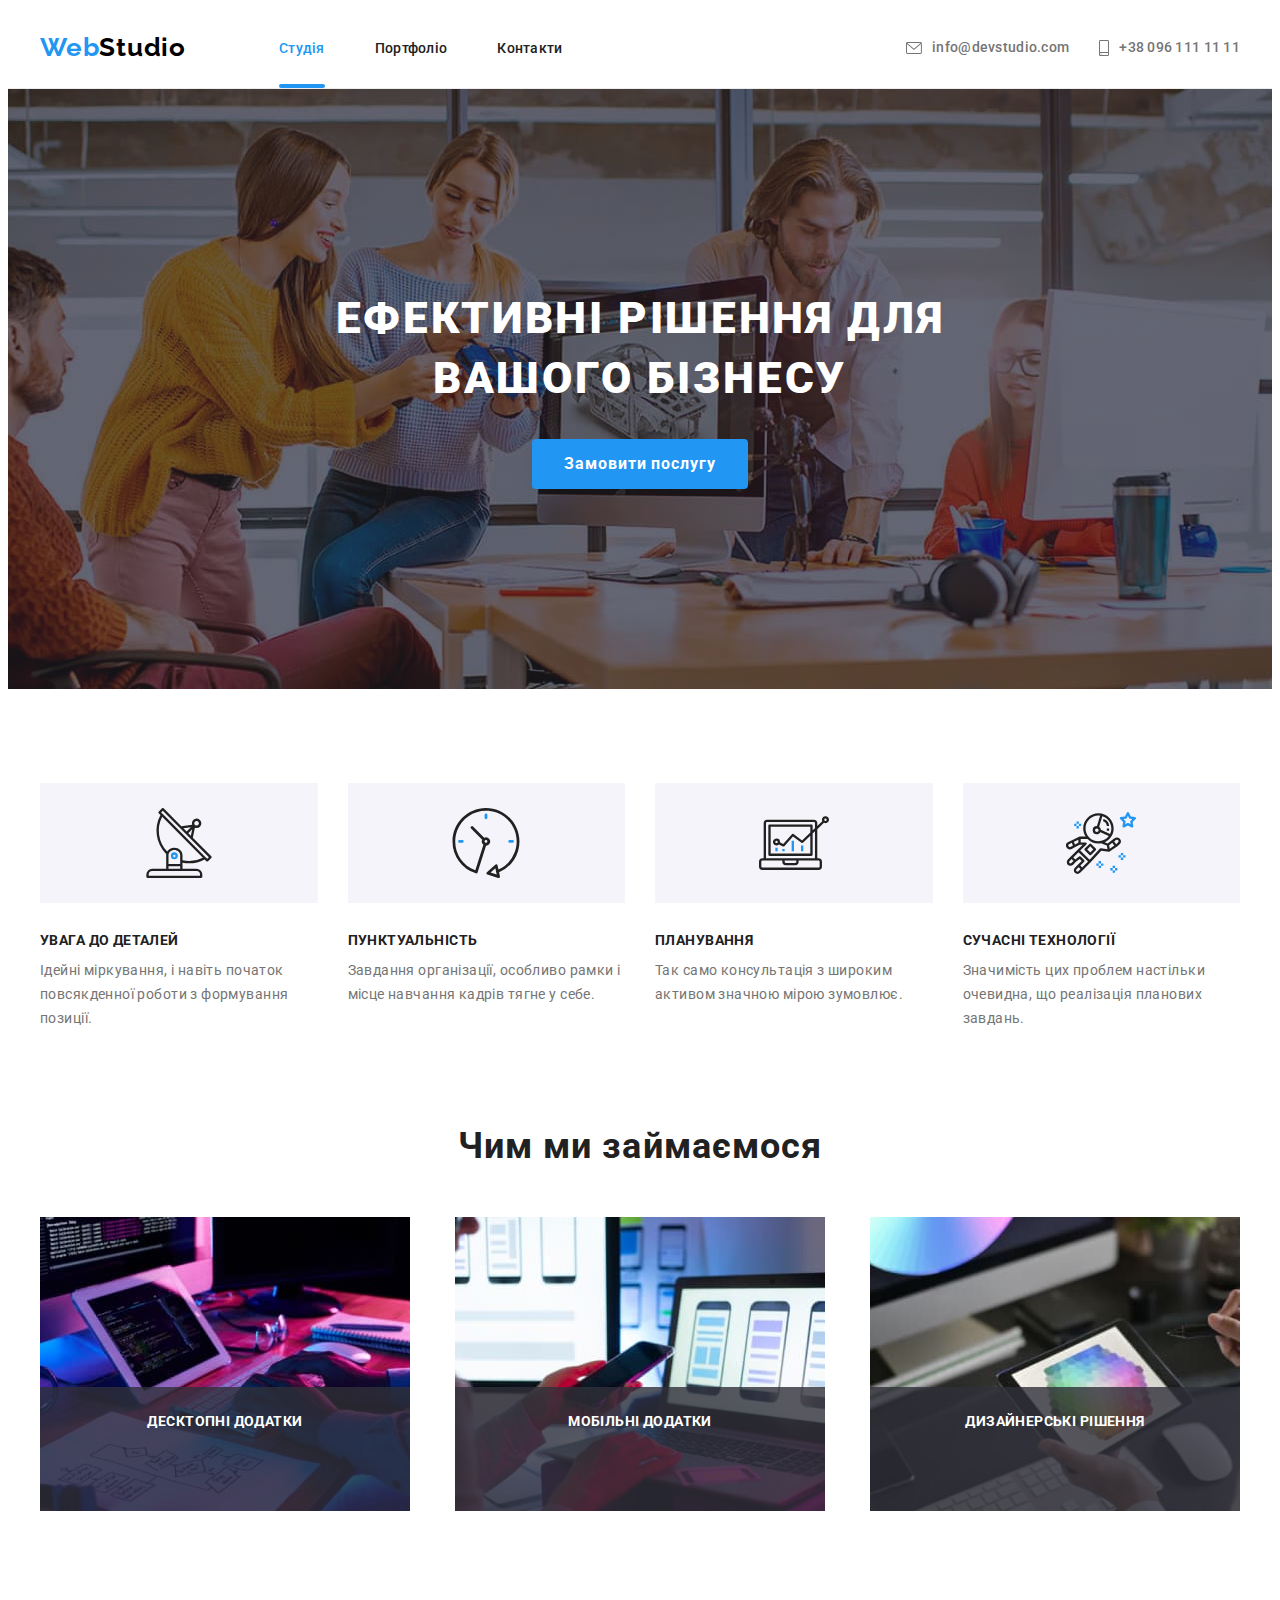
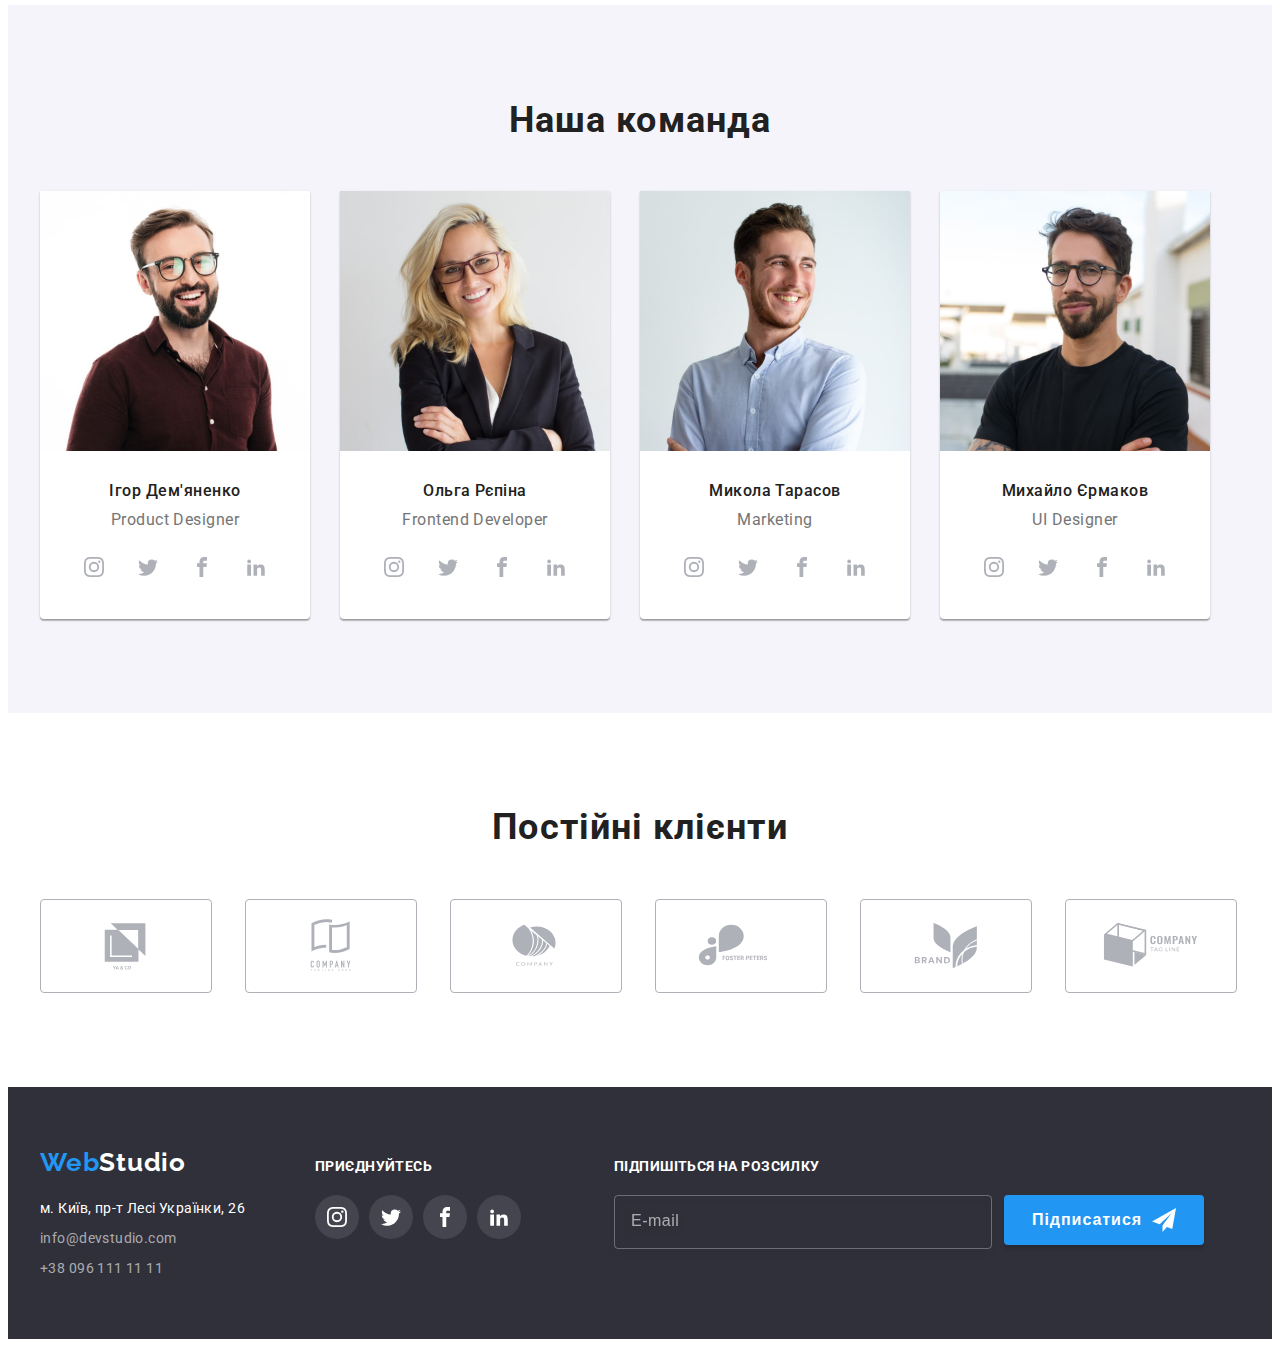
<file: index.html>
<!DOCTYPE html>
<html lang="uk">
  <head>
    <meta charset="UTF-8" />
    <meta http-equiv="X-UA-Compatible" content="IE=edge" />
    <meta name="viewport" content="width=device-width, initial-scale=1.0" />
    <title>WebStudio</title>
    <link rel="preconnect" href="https://fonts.googleapis.com" />
    <link rel="preconnect" href="https://fonts.gstatic.com" crossorigin />
    <link
      href="https://fonts.googleapis.com/css2?family=Raleway:wght@700&family=Roboto:wght@400;500;700;900&display=swap"
      rel="stylesheet"
    />
    <link
      rel="stylesheet"
      href="https://cdnjs.cloudflare.com/ajax/libs/modern-normalize/1.1.0/modern-normalize.min.css"
      integrity="sha512-wpPYUAdjBVSE4KJnH1VR1HeZfpl1ub8YT/NKx4PuQ5NmX2tKuGu6U/JRp5y+Y8XG2tV+wKQpNHVUX03MfMFn9Q=="
      crossorigin="anonymous"
      referrerpolicy="no-referrer"
    />
    <link rel="stylesheet" href="./css/main.min.css" />
  </head>
  <body>
    <header class="header">
      <div class="container header__container">
        <nav class="navigation">
          <a class="logo link" href="./index.html"
            >Web<span class="logo__part logo__part--dark">Studio</span>
          </a>
          <ul class="menu navigation__menu list">
            <li class="menu__item">
              <a href="./index.html" class="menu__link link current">Студія</a>
            </li>
            <li class="menu__item">
              <a href="./portfolio.html" class="menu__link link">Портфоліо</a>
            </li>
            <li class="menu__item">
              <a href="" class="menu__link link">Контакти</a>
            </li>
          </ul>
        </nav>
        <ul class="connect navigation__connect list">
          <li class="connect__item">
            <a class="connect__mail link" href="mailto:info@devstudio.com"
              ><svg class="connect__icon" width="16" height="12">
                <use href="./images/symbol.svg#icon-envelope"></use></svg>info@devstudio.com</a
            >
          </li>
          <li>
            <a class="connect__tel link" href="tel:+380961111111"
              ><svg class="connect__icon" width="10" height="16">
                <use href="./images/symbol.svg#icon-smartphone"></use></svg>+38 096 111 11 11</a
            >
          </li>
        </ul>
      </div>
    </header>
    <main>
      <!--Hero-->
      <section class="hero">
        <div class="container">
          <h1 class="hero__title">Ефективні рішення для вашого бізнесу</h1>
          <button class="hero__btn" data-modal-open type="button">
            Замовити послугу
          </button>
        </div>
      </section>
      <!-- Переваги -->
      <section class="benefits">
        <div class="container">
          <h2 class="visually-hidden">Чим ми займаємося</h2>
          <ul class="picture-list list">
            <li class="picture-list__item antena">
              <h3 class="picture-list__title">увага до деталей</h3>
              <p class="picture-list__text">
                Ідейні міркування, і навіть початок повсякденної роботи з
                формування позиції.
              </p>
            </li>

            <li class="picture-list__item clock">
              <h3 class="picture-list__title">пунктуальність</h3>
              <p class="picture-list__text">
                Завдання організації, особливо рамки і місце навчання кадрів
                тягне у себе.
              </p>
            </li>

            <li class="picture-list__item diagram">
              <h3 class="picture-list__title">планування</h3>
              <p class="picture-list__text">
                Так само консультація з широким активом значною мірою зумовлює.
              </p>
            </li>

            <li class="picture-list__item astronaut">
              <h3 class="picture-list__title">сучасні технології</h3>
              <p class="picture-list__text">
                Значимість цих проблем настільки очевидна, що реалізація
                планових завдань.
              </p>
            </li>
          </ul>
        </div>
      </section>
      <!-- Види занаття -->
      <section class="feature">
        <div class="container">
          <h2 class="feature-title">Чим ми займаємося</h2>
          <ul class="feature-list list">
            <li>
              <div class="feature-top-wrap">
                <img
                  src="./images/photo1.img.jpg"
                  alt="Планшет"
                  width="370"
                  class="feature-img-first"
                />
                <p class="feature-top-text">Десктопні додатки</p>
              </div>
            </li>
            <li>
              <div class="feature-top-wrap">
                <img src="./images/photo2.img.jpg" alt="Ноутбук" width="370" />
                <p class="feature-top-text">Мобільні додатки</p>
              </div>
            </li>
            <li>
              <div class="feature-top-wrap">
                <img src="./images/photo3.img.jpg" alt="Айпад" width="370" />
                <p class="feature-top-text">Дизайнерські рішення</p>
              </div>
            </li>
          </ul>
        </div>
      </section>
      <!--Команда-->
      <section class="team">
        <div class="container">
          <h2 class="team-title">Наша команда</h2>
          <ul class="team-cards list">
            <li class="team-list">
              <img src="./images/igor.img.jpg" alt="Ігор" width="270" />
              <div class="team-bottom">
                <h3 class="team-title-employee">Ігор Дем'яненко</h3>
                <p class="team-title-text" lang="en">Product Designer</p>
                <ul class="team-soc-list list">
                  <li class="team-soc-item">
                    <a class="team-soc-link" href="">
                      <svg class="team-icon" width="20" height="20">
                        <use
                          href="./images/symbol.svg#icon-instagram"
                        ></use></svg></a>
                  </li>
                  <li class="team-soc-item">
                    <a class="team-soc-link" href="">
                      <svg class="team-icon" width="20" height="20">
                        <use href="./images/symbol.svg#icon-twitter"></use></svg></a>
                  </li>
                  <li class="team-soc-item">
                    <a class="team-soc-link" href="">
                      <svg class="team-icon" width="20" height="20">
                        <use
                          href="./images/symbol.svg#icon-facebook"
                        ></use></svg></a>
                  </li>
                  <li class="team-soc-item">
                    <a class="team-soc-link" href="">
                      <svg class="team-icon" width="20" height="20">
                        <use
                          href="./images/symbol.svg#icon-linkedin2"
                        ></use></svg></a>
                  </li>
                </ul>
              </div>
            </li>
            <li class="team-list">
              <img src="./images/olha.img.jpg" alt="Ольга" width="270" />
              <div class="team-bottom">
                <h3 class="team-title-employee">Ольга Рєпіна</h3>
                <p class="team-title-text" lang="en">Frontend Developer</p>
                <ul class="team-soc-list list">
                  <li class="team-soc-item">
                    <a class="team-soc-link" href="">
                      <svg class="team-icon" width="20" height="20">
                        <use
                          href="./images/symbol.svg#icon-instagram"
                        ></use></svg></a>
                  </li>
                  <li class="team-soc-item">
                    <a class="team-soc-link" href="">
                      <svg class="team-icon" width="20" height="20">
                        <use href="./images/symbol.svg#icon-twitter"></use></svg></a>
                  </li>
                  <li class="team-soc-item">
                    <a class="team-soc-link" href="">
                      <svg class="team-icon" width="20" height="20">
                        <use
                          href="./images/symbol.svg#icon-facebook"
                        ></use></svg></a>
                  </li>
                  <li class="team-soc-item">
                    <a class="team-soc-link" href="">
                      <svg class="team-icon" width="20" height="20">
                        <use
                          href="./images/symbol.svg#icon-linkedin2"
                        ></use></svg></a>
                  </li>
                </ul>
              </div>
            </li>
            <li class="team-list">
              <img src="./images/mykola.img.jpg" alt="Микола" width="270" />
              <div class="team-bottom">
                <h3 class="team-title-employee">Микола Тарасов</h3>
                <p class="team-title-text" lang="en">Marketing</p>
                <ul class="team-soc-list list">
                  <li class="team-soc-item">
                    <a class="team-soc-link" href=""
                      ><svg class="team-icon" width="20" height="20">
                        <use
                          href="./images/symbol.svg#icon-instagram"
                        ></use></svg></a>
                  </li>
                  <li class="team-soc-item">
                    <a class="team-soc-link" href=""
                      ><svg class="team-icon" width="20" height="20">
                        <use href="./images/symbol.svg#icon-twitter"></use></svg></a>
                  </li>
                  <li class="team-soc-item">
                    <a class="team-soc-link" href=""
                      ><svg class="team-icon" width="20" height="20">
                        <use
                          href="./images/symbol.svg#icon-facebook"
                        ></use></svg></a>
                  </li>
                  <li class="team-soc-item">
                    <a class="team-soc-link" href=""
                      ><svg class="team-icon" width="20" height="20">
                        <use
                          href="./images/symbol.svg#icon-linkedin2"
                        ></use></svg></a>
                  </li>
                </ul>
              </div>
            </li>
            <li class="team-list">
              <img src="./images/myhailo.img.jpg" alt="Михайло" width="270" />
              <div class="team-bottom">
                <h3 class="team-title-employee">Михайло Єрмаков</h3>
                <p class="team-title-text" lang="en">UI Designer</p>
                <ul class="team-soc-list list">
                  <li class="team-soc-item">
                    <a class="team-soc-link" href=""
                      ><svg class="team-icon" width="20" height="20">
                        <use
                          href="./images/symbol.svg#icon-instagram"
                        ></use></svg></a>
                  </li>
                  <li class="team-soc-item">
                    <a class="team-soc-link" href=""
                      ><svg class="team-icon" width="20" height="20">
                        <use href="./images/symbol.svg#icon-twitter"></use></svg></a>
                  </li>
                  <li class="team-soc-item">
                    <a class="team-soc-link" href=""
                      ><svg class="team-icon" width="20" height="20">
                        <use
                          href="./images/symbol.svg#icon-facebook"
                        ></use></svg></a>
                  </li>
                  <li class="team-soc-item">
                    <a class="team-soc-link" href=""
                      ><svg class="team-icon" width="20" height="20">
                        <use
                          href="./images/symbol.svg#icon-linkedin2"
                        ></use></svg></a>
                  </li>
                </ul>
              </div>
            </li>
          </ul>
        </div>
      </section>
      <!-- Клієнти -->
      <section class="customers">
        <div class="container">
          <h2 class="customers-title">Постійні клієнти</h2>
          <ul class="customers-list list">
            <li class="customers-item">
              <a class="customers-link" href=""
                ><svg class="customers-icon" width="106" height="60">
                  <use href="./images/symbol.svg#icon-yaco"></use></svg></a>
            </li>
            <li class="customers-item">
              <a class="customers-link" href=""
                ><svg class="customers-icon" width="106" height="60">
                  <use href="./images/symbol.svg#icon-company"></use></svg></a>
            </li>
            <li class="customers-item">
              <a class="customers-link" href=""
                ><svg class="customers-icon" width="106" height="60">
                  <use href="./images/symbol.svg#icon-Logocompany"></use></svg></a>
            </li>
            <li class="customers-item">
              <a class="customers-link" href=""
                ><svg class="customers-icon" width="106" height="60">
                  <use href="./images/symbol.svg#icon-foster"></use></svg></a>
            </li>
            <li class="customers-item">
              <a class="customers-link" href=""
                ><svg class="customers-icon" width="106" height="60">
                  <use href="./images/symbol.svg#icon-brand"></use></svg></a>
            </li>
            <li class="customers-item">
              <a class="customers-link" href=""
                ><svg class="customers-icon" width="106" height="60">
                  <use href="./images/symbol.svg#icon-tagline"></use></svg></a>
            </li>
          </ul>
        </div>
      </section>
    </main>
    <footer class="footer">
      <div class="container">
        <div class="footer-content">
          <div class="footer-first">
            <a class="footer-logo link" href="./index.html"
              >Web<span class="footer-logo-second">Studio</span>
            </a>
            <address>
              <ul class="list">
                <li>
                  <a
                    href="https://goo.gl/maps/8SeRWCyEKsWN1m1q7"
                    target="_blank"
                    rel="noopener noreferrer nofollow"
                    class="footer-addres link"
                    >м. Київ, пр-т Лесі Українки, 26</a
                  >
                </li>
                <li>
                  <a href="mailto:info@devstudio.com" class="footer-mail link"
                    >info@devstudio.com</a
                  >
                </li>
                <li>
                  <a href="tel:+380961111111" class="footer-tel link"
                    >+38 096 111 11 11</a
                  >
                </li>
              </ul>
            </address>
          </div>
          <div class="footer-second">
            <p class="footer-text">приєднуйтесь</p>
            <ul class="footer-list list">
              <li class="footer-item">
                <a class="footer-link" href=""
                  ><svg class="footer-soc-icon" width="20" height="20">
                    <use href="./images/symbol.svg#icon-instagram"></use></svg></a>
              </li>
              <li class="footer-item">
                <a class="footer-link" href=""
                  ><svg class="footer-soc-icon" width="20" height="20">
                    <use href="./images/symbol.svg#icon-twitter"></use></svg></a>
              </li>
              <li class="footer-item">
                <a class="footer-link" href=""
                  ><svg class="footer-soc-icon" width="20" height="20">
                    <use href="./images/symbol.svg#icon-facebook"></use></svg></a>
              </li>
              <li class="footer-item">
                <a class="footer-link" href=""
                  ><svg class="footer-soc-icon" width="20" height="20">
                    <use href="./images/symbol.svg#icon-linkedin2"></use></svg></a>
              </li>
            </ul>
          </div>
          <div class="footer-third">
            <p class="footer-form">Підпишіться на розсилку</p>
            <form>
              <div class="footer-subscription">
                <input
                  type="email"
                  class="footer-input"
                  placeholder="E-mail"
                  required
                />
                <button type="submit" class="footer-btn">
                  Підписатися
                  <svg class="footer-btn-icon" width="24" height="24">
                    <use href="./images/symbol.svg#icon-icon-send"></use>
                  </svg>
                </button>
              </div>
            </form>
          </div>
        </div>
      </div>
    </footer>
    <div class="backdrop is-hidden" data-modal>
      <div class="modal">
        <button type="button" class="modal-btn" data-modal-close>
          <svg class="modal-close-icon" width="18" height="18">
            <use href="./images/symbol.svg#icon-close"></use>
          </svg>
        </button>
        <p class="modal-title">Залиште свої дані, ми вам передзвонимо</p>
        <form>
          <div class="modal-field">
            <label for="user-text" class="modal-label-text">Ім'я</label>
            <div class="input-wrap">
              <input
                type="text"
                class="modal-input"
                name="user-text"
                id="user-text"
                required
              />
              <svg class="modal-input-icon" width="18" height="18">
                <use href="./images/symbol.svg#icon-person-black"></use>
              </svg>
            </div>
          </div>
          <div class="modal-field">
            <label for="user-tel" class="modal-label-text">Телефон</label>
            <div class="input-wrap">
              <input
                type="tel"
                class="modal-input"
                name="user-tel"
                id="user-tel"
                required
              />
              <svg class="modal-input-icon" width="18" height="18">
                <use href="./images/symbol.svg#icon-phone-black"></use>
              </svg>
            </div>
          </div>
          <div class="modal-field">
            <label for="user-email" class="modal-label-text">Пошта</label>
            <div class="input-wrap">
              <input
                type="email"
                class="modal-input"
                name="user-email"
                id="user-email"
                required
              />
              <svg class="modal-input-icon" width="18" height="18">
                <use href="./images/symbol.svg#icon-email-black"></use>
              </svg>
            </div>
          </div>
          <div class="modal-field-comment">
            <label for="comment-text" class="modal-label-text">Коментар</label>
            <textarea
              name="comment-text"
              id="comment-text"
              class="modal-comment"
              placeholder="Введіть текст"
            ></textarea>
          </div>
          <div class="modal-field-check">
            <input
              type="checkbox"
              class="input-check visually-hidden"
              name="privacy"
              value="true"
              id="privacy"
              required
            />
            <label for="privacy" class="check-text">
              <span
                ><svg class="chek-icon" width="16" height="15">
                  <use href="./images/symbol.svg#icon-check"></use></svg></span>
              Погоджуюся з розсилкою та приймаю
              <a href="#" class="check-privacy">Умови договору</a></label
            >
          </div>
          <button type="submit" class="modal-btn-second">Відправити</button>
        </form>
      </div>
    </div>
    <script src="./js/modal.js"></script>
  </body>
</html>
</file>
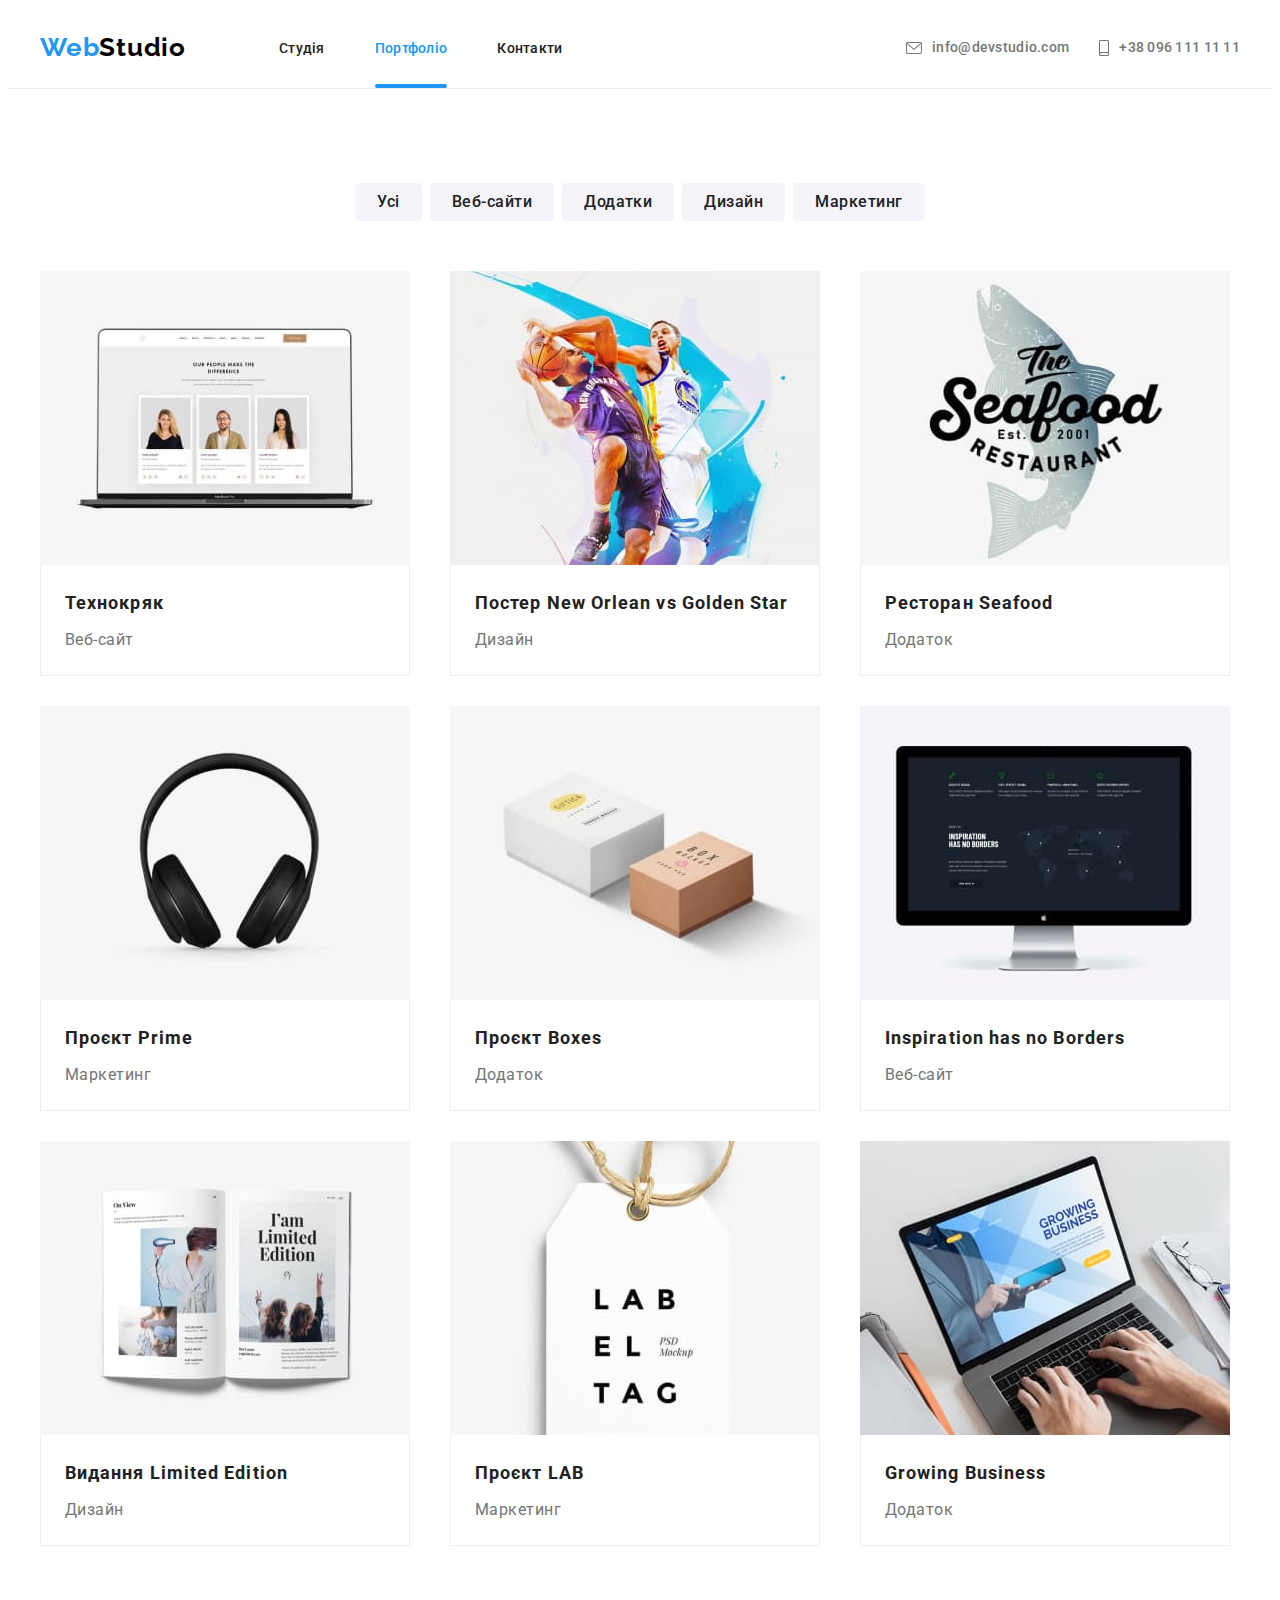
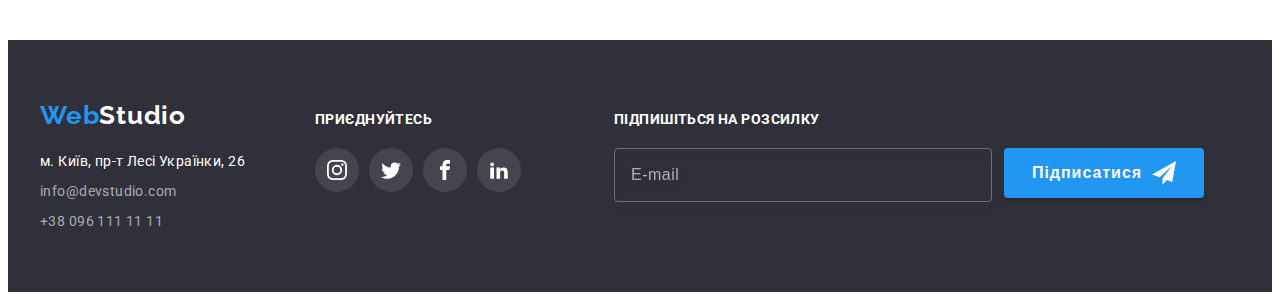
<file: portfolio.html>
<!DOCTYPE html>
<html lang="uk">
  <head>
    <meta charset="UTF-8" />
    <meta http-equiv="X-UA-Compatible" content="IE=edge" />
    <meta name="viewport" content="width=device-width, initial-scale=1.0" />
    <title>WebStudio</title>
    <link rel="preconnect" href="https://fonts.googleapis.com" />
    <link rel="preconnect" href="https://fonts.gstatic.com" crossorigin />
    <link
      href="https://fonts.googleapis.com/css2?family=Raleway:wght@700&family=Roboto:wght@400;500;700;900&display=swap"
      rel="stylesheet"
    />
    <link
      rel="stylesheet"
      href="https://cdnjs.cloudflare.com/ajax/libs/modern-normalize/1.1.0/modern-normalize.min.css"
      integrity="sha512-wpPYUAdjBVSE4KJnH1VR1HeZfpl1ub8YT/NKx4PuQ5NmX2tKuGu6U/JRp5y+Y8XG2tV+wKQpNHVUX03MfMFn9Q=="
      crossorigin="anonymous"
      referrerpolicy="no-referrer"
    />
    <link rel="stylesheet" href="./css/main.min.css" />
  </head>
  <body>
    <header class="header">
      <div class="container header__container">
        <nav class="navigation">
          <a class="logo link" href="./index.html"
            >Web<span class="logo__part logo__part--dark">Studio</span>
          </a>
          <ul class="menu navigation__menu list">
            <li class="menu__item">
              <a href="./index.html" class="menu__link link">Студія</a>
            </li>
            <li class="menu__item">
              <a href="./portfolio.html" class="menu__link link current"
                >Портфоліо</a
              >
            </li>
            <li class="menu__item">
              <a href="" class="menu__link link">Контакти</a>
            </li>
          </ul>
        </nav>
        <ul class="connect navigation__connect list">
          <li class="connect__item">
            <a class="connect__mail link" href="mailto:info@devstudio.com"
              ><svg class="connect__icon" width="16" height="12">
                <use href="./images/symbol.svg#icon-envelope"></use></svg>info@devstudio.com</a
            >
          </li>
          <li>
            <a class="connect__tel link" href="tel:+380961111111"
              ><svg class="connect__icon" width="10" height="16">
                <use href="./images/symbol.svg#icon-smartphone"></use></svg>+38 096 111 11 11</a
            >
          </li>
        </ul>
      </div>
    </header>
    <!-- Main content -->
    <main class="main-contant">
      <section>
        <div class="container">
          <h1 class="visually-hidden">Портфоліо</h1>
          <ul class="portfolio-btn list">
            <li class="portfolio-btn-item">
              <button type="button" class="card">Усі</button>
            </li>
            <li class="portfolio-btn-item">
              <button type="button" class="card">Веб-сайти</button>
            </li>
            <li class="portfolio-btn-item">
              <button type="button" class="card">Додатки</button>
            </li>
            <li class="portfolio-btn-item">
              <button type="button" class="card">Дизайн</button>
            </li>
            <li class="portfolio-btn-item">
              <button type="button" class="card">Маркетинг</button>
            </li>
          </ul>

          <ul class="portfolio-list list">
            <li class="portfolio-item">
              <a href="#" class="link portfolio-link">
                <div class="portfolio-top-wrap">
                  <img
                  src="./images/tehnokr.img.jpg"
                  alt="Технокряк"
                  width="370"
                  height="294"/>
                <p class="portfolio-top-text">Ресурс пропонує комплексні пропозиції 
                  з різним рівнем функціоналу та сервісів. Все це дозволить відвідувачу
                   отримати вичерпні відомості про компанію чи приватну особу.
                  </p>
                </div>
                
                <div class="portfolio-card">
                  <h2 class="portfolio-title">Технокряк</h2>
                  <p class="portfolio-text">Веб-сайт</p>
                </div>
              </a>
            </li>
            <li class="portfolio-item">
              <a href="#" class="link portfolio-link">
                <div class="portfolio-top-wrap">
                <img src="./images/poster.img.jpg" alt="Постер" width="370" height="294"/>
                <p class="portfolio-top-text">Ресурс пропонує комплексні пропозиції 
                  з різним рівнем функціоналу та сервісів. Все це дозволить відвідувачу
                   отримати вичерпні відомості про компанію чи приватну особу.
                  </p>
                </div>
                <div class="portfolio-card">
                  <h2 class="portfolio-title">
                    Постер New Orlean vs Golden Star
                  </h2>
                  <p class="portfolio-text">Дизайн</p>
                </div>
              </a>
            </li>
            <li class="portfolio-item">
              <a href="#" class="link portfolio-link">
                <div class="portfolio-top-wrap">
                <img
                  src="./images/seafood.img.jpg"
                  alt="Назва ресторану"
                  width="370"
                  height="294"
                />
                <p class="portfolio-top-text">Ресурс пропонує комплексні пропозиції 
                  з різним рівнем функціоналу та сервісів. Все це дозволить відвідувачу
                   отримати вичерпні відомості про компанію чи приватну особу.
                  </p>
                </div>
                <div class="portfolio-card">
                  <h2 class="portfolio-title">Ресторан Seafood</h2>
                  <p class="portfolio-text">Додаток</p>
                </div>
              </a>
            </li>
            <li class="portfolio-item">
              <a href="#" class="link portfolio-link">
                <div class="portfolio-top-wrap">
                <img src="./images/prime.img.jpg" alt="Навушники" width="370" height="294"/>
                <p class="portfolio-top-text">Ресурс пропонує комплексні пропозиції 
                  з різним рівнем функціоналу та сервісів. Все це дозволить відвідувачу
                   отримати вичерпні відомості про компанію чи приватну особу.
                  </p>
                </div>
                <div class="portfolio-card">
                  <h2 class="portfolio-title">Проєкт Prime</h2>
                  <p class="portfolio-text">Маркетинг</p>
                </div>
              </a>
            </li>
            <li class="portfolio-item">
              <a href="#" class="link portfolio-link">
                <div class="portfolio-top-wrap">
                <img
                  src="./images/boxes.img.jpg"
                  alt="Дві коробки"
                  width="370"
                  height="294"
                />
                <p class="portfolio-top-text">Ресурс пропонує комплексні пропозиції 
                  з різним рівнем функціоналу та сервісів. Все це дозволить відвідувачу
                   отримати вичерпні відомості про компанію чи приватну особу.
                  </p>
                </div>
                <div class="portfolio-card">
                  <h2 class="portfolio-title">Проєкт Boxes</h2>
                  <p class="portfolio-text">Додаток</p>
                </div>
              </a>
            </li>
            <li class="portfolio-item">
              <a href="#" class="link portfolio-link">
                <div class="portfolio-top-wrap">
                <img src="./images/website.img.jpg" alt="Монітор" width="370" height="294"/>
                <p class="portfolio-top-text">Ресурс пропонує комплексні пропозиції 
                  з різним рівнем функціоналу та сервісів. Все це дозволить відвідувачу
                   отримати вичерпні відомості про компанію чи приватну особу.
                  </p>
                </div>
                <div class="portfolio-card">
                  <h2 class="portfolio-title">Inspiration has no Borders</h2>
                  <p class="portfolio-text">Веб-сайт</p>
                </div>
              </a>
            </li>
            <li class="portfolio-item">
              <a href="#" class="link portfolio-link">
                <div class="portfolio-top-wrap">
                <img src="./images/limited.img.jpg" alt="Видання" width="370" height="294"/>
                <p class="portfolio-top-text">Ресурс пропонує комплексні пропозиції 
                  з різним рівнем функціоналу та сервісів. Все це дозволить відвідувачу
                   отримати вичерпні відомості про компанію чи приватну особу.
                  </p>
                </div>
                <div class="portfolio-card">
                  <h2 class="portfolio-title">Видання Limited Edition</h2>
                  <p class="portfolio-text">Дизайн</p>
                </div>
              </a>
            </li>
            <li class="portfolio-item">
              <a href="#" class="portfolio-link link">
                <div class="portfolio-top-wrap">
                <img src="./images/lab.img.jpg" alt="Лаб" width="370" height="294"/>
                <p class="portfolio-top-text">Ресурс пропонує комплексні пропозиції 
                  з різним рівнем функціоналу та сервісів. Все це дозволить відвідувачу
                   отримати вичерпні відомості про компанію чи приватну особу.
                  </p>
                </div>
                <div class="portfolio-card">
                  <h2 class="portfolio-title">Проєкт LAB</h2>
                  <p class="portfolio-text">Маркетинг</p>
                </div>
              </a>
            </li>
            <li class="portfolio-item">
              <a href="#" class="link portfolio-link">
                <div class="portfolio-top-wrap">
                <img
                  src="./images/growbusines.img.jpg"
                  alt="Ноутбук"
                  width="370"
                  height="294"
                />
                <p class="portfolio-top-text">Ресурс пропонує комплексні пропозиції 
                  з різним рівнем функціоналу та сервісів. Все це дозволить відвідувачу
                   отримати вичерпні відомості про компанію чи приватну особу.
                  </p>
                </div>
                <div class="portfolio-card">
                  <h2 class="portfolio-title">Growing Business</h2>
                  <p class="portfolio-text">Додаток</p>
                </div>
              </a>
            </li>
          </ul>
        </div>
      </section>
    </main>
    <footer class="footer">
      <div class="container">
        <div class="footer-content">
          <div class="footer-first">
            <a class="footer-logo link" href="./index.html"
              >Web<span class="footer-logo-second">Studio</span>
            </a>
            <address>
              <ul class="list">
                <li>
                  <a
                    href="https://goo.gl/maps/8SeRWCyEKsWN1m1q7"
                    target="_blank"
                    rel="noopener noreferrer nofollow"
                    class="footer-addres link"
                    >м. Київ, пр-т Лесі Українки, 26</a
                  >
                </li>
                <li>
                  <a href="mailto:info@devstudio.com" class="footer-mail link"
                    >info@devstudio.com</a
                  >
                </li>
                <li>
                  <a href="tel:+380961111111" class="footer-tel link"
                    >+38 096 111 11 11</a
                  >
                </li>
              </ul>
            </address>
          </div>
          <div class="footer-second">
            <p class="footer-text">приєднуйтесь</p>
            <ul class="footer-list list">
              <li class="footer-item">
                <a class="footer-link" href=""
                  ><svg class="footer-soc-icon" width="20" height="20">
                    <use href="./images/symbol.svg#icon-instagram"></use></svg></a>
              </li>
              <li class="footer-item">
                <a class="footer-link" href=""
                  ><svg class="footer-soc-icon" width="20" height="20">
                    <use href="./images/symbol.svg#icon-twitter"></use></svg></a>
              </li>
              <li class="footer-item">
                <a class="footer-link" href=""
                  ><svg class="footer-soc-icon" width="20" height="20">
                    <use href="./images/symbol.svg#icon-facebook"></use></svg></a>
              </li>
              <li class="footer-item">
                <a class="footer-link" href=""
                  ><svg class="footer-soc-icon" width="20" height="20">
                    <use href="./images/symbol.svg#icon-linkedin2"></use></svg></a>
              </li>
            </ul>
          </div>
          <div class="footer-third">
            <p class="footer-form">Підпишіться на розсилку</p>
            <form>
              <div class="footer-subscription">
                <input
                  type="email"
                  class="footer-input"
                  placeholder="E-mail"
                  required
                />
                <button type="submit" class="footer-btn">
                  Підписатися
                  <svg class="footer-btn-icon" width="24" height="24">
                    <use href="./images/symbol.svg#icon-icon-send"></use>
                  </svg>
                </button>
              </div>
            </form>
          </div>
        </div>
      </div>
    </footer>
  </body>
</html>
</file>
<file: css/main.min.css>
:root{--primary-text-color: #757575;--title-text-color: #212121;--accent-color: #2196f3;--primary-background-color: #2f303a;--text-background-color: #f5f5f5;--white-color: #ffffff;--text-secondary-bg-color: #f5f4fa;--black-color: #000000;--focus-btn-color: #188ce8;--tel-mail-color: rgba(255, 255, 255, 0.6);--header-border-color: #ececec;--cards-border-color: #eeeeee;--bg-icon-color: rgba(255, 255, 255, 0.1);--customers-border-color: #afb1b8}h1,h2,h3,p{margin:0}ul,ol{margin:0;padding-left:0}img{display:block;max-width:100%;height:auto}body{font-family:"Roboto",sans-serif;color:var(--primary-text-color);background-color:var(--white-color)}.list{list-style:none}.link{text-decoration:none}.visually-hidden{position:absolute;white-space:nowrap;width:1px;height:1px;overflow:hidden;border:0;padding:0;clip:rect(0 0 0 0);-webkit-clip-path:inset(50%);clip-path:inset(50%);margin:-1px}.portfolio-link,.card,.footer-link,.footer-mail,.footer-tel,.footer-addres,.customers-icon,.customers-link,.team-icon,.team-soc-link,.hero__btn,.connect__icon,.connect__mail,.connect__tel,.menu__link,.check-text span,.modal-comment,.modal-input-icon,.modal-input,.modal-close-icon{transition-duration:250ms;transition-timing-function:cubic-bezier(0.4, 0, 0.2, 1)}.container{width:1200px;padding-left:15px;padding-right:15px;margin:0 auto}.backdrop{position:fixed;top:0;width:100%;height:100%;background-color:rgba(0,0,0,.2);transition:opacity 250ms linear,visibility 250ms linear}.modal{position:absolute;width:528px;min-height:581px;background:var(--white-color);box-shadow:0px 1px 3px rgba(0,0,0,.12),0px 1px 1px rgba(0,0,0,.14),0px 2px 1px rgba(0,0,0,.2);border-radius:4px;left:50%;top:50%;transform:translate(-50%, -50%) scaleY(1);transition:transform 250ms linear;padding:40px}.backdrop.is-hidden .modal{transform:translate(-50%, -50%) scaleY(0)}.modal-btn{position:absolute;width:30px;height:30px;right:8px;top:8px;border:1px solid rgba(0,0,0,.1);border-radius:50%;background-color:rgba(0,0,0,0);cursor:pointer;display:flex;align-items:center;justify-content:center}.modal-close-icon{transition-property:fill}.modal-close-icon:hover{fill:var(--accent-color)}.is-hidden{opacity:0;visibility:hidden;pointer-events:none}.modal-title{font-weight:700;font-size:20px;line-height:1.15;letter-spacing:.03em;text-align:center;color:var(--title-text-color);margin-bottom:12px}.modal-field{margin-bottom:10px}.modal-label-text{display:block;font-weight:400;font-size:12px;line-height:1.17;letter-spacing:.01em;color:var(--primary-text-color);margin-bottom:4px}.input-wrap{position:relative}.modal-input{width:448px;height:40px;left:576px;top:314px;border:1px solid rgba(33,33,33,.2);border-radius:4px;padding-left:42px;outline:rgba(0,0,0,0);transition-property:border}.modal-input:focus{border:1px solid var(--accent-color)}.modal-input-icon{position:absolute;top:50%;transform:translateY(-50%);left:12px;transition-property:fill}.modal-input:focus+.modal-input-icon{fill:var(--accent-color)}.modal-field-comment{margin-bottom:20px}.modal-comment{width:100%;height:120px;left:576px;top:518px;border:1px solid rgba(33,33,33,.2);border-radius:4px;outline:rgba(0,0,0,0);resize:none;padding:12px 16px;transition-property:border}.modal-comment:focus{border:1px solid var(--accent-color)}.modal-comment::-moz-placeholder{font-weight:400;font-size:12px;line-height:1.17;letter-spacing:.01em;color:rgba(117,117,117,.5)}.modal-comment:-ms-input-placeholder{font-weight:400;font-size:12px;line-height:1.17;letter-spacing:.01em;color:rgba(117,117,117,.5)}.modal-comment::placeholder{font-weight:400;font-size:12px;line-height:1.17;letter-spacing:.01em;color:rgba(117,117,117,.5)}.check-text{display:flex;align-items:center}.check-text span{width:16px;height:15px;border:2px solid var(--title-text-color);border-radius:2px;margin-right:10px;display:flex;align-items:center;justify-content:center;fill:rgba(0,0,0,0)}.input-check:checked+.check-text span{background-color:var(--accent-color);border-color:rgba(0,0,0,0);fill:var(--white-color)}.check-text span{transition-property:border-color}.input-check:focus+.check-text span{border-color:var(--accent-color)}.check-privacy{color:var(--accent-color);text-decoration:underline}.modal-field-check{margin-bottom:30px}.modal-btn-second{font-weight:700;font-size:16px;line-height:1.88;letter-spacing:.06em;color:var(--white-color);width:200px;height:50px;background:var(--accent-color);box-shadow:0px 4px 4px rgba(0,0,0,.15);border-radius:4px;border-color:rgba(0,0,0,0);cursor:pointer;margin:0 auto;display:block}.header{border-bottom:1px solid var(--header-border-color)}.header__container{display:flex;align-items:center}.navigation{display:flex;justify-content:start}.logo{font-family:"Raleway";font-weight:700;font-size:26px;line-height:1.19;letter-spacing:.03em;color:var(--accent-color);padding-top:24px;padding-bottom:25px}.logo__part--dark{font-weight:700;font-size:26px;line-height:1.19;letter-spacing:.03em;color:var(--black-color)}.navigation__menu{margin-left:93px;display:flex;align-items:center}.menu__item .menu__link{font-weight:500;font-size:14px;line-height:1.14;letter-spacing:.02em;color:var(--title-text-color)}.menu__item:not(:last-child){margin-right:50px}.menu__link.link.current{position:relative;color:var(--accent-color)}.menu__link.link.current::after{content:"";position:absolute;left:0;bottom:0;display:block;width:100%;height:4px;border-radius:2px;background-color:var(--accent-color)}.menu__link{padding:32px 0;transition-property:color}.menu__link:hover,.menu__link:focus{color:var(--accent-color)}.navigation__connect{margin-left:auto;display:flex}.connect__mail{margin-right:30px}.connect__mail:hover,.connect__mail:focus{color:var(--accent-color)}.connect__mail,.connect__tel{font-weight:500;font-size:14px;line-height:1.14;letter-spacing:.02em;color:var(--primary-text-color);display:flex;align-items:center;transition-property:color}.connect__icon{margin-right:10px;fill:currentColor;transition-property:color}.connect__mail:hover .connect__icon,.connect__mail:focus .connect__icon{color:var(--accent-color)}.connect__tel:hover .connect__icon,.connect__tel:focus .connect__icon{color:var(--accent-color)}.connect__icon:hover,.connect__icon:focus{fill:var(--accent-color)}.connect__tel:hover,.connect__tel:focus{color:var(--accent-color)}.hero{background-color:var(--primary-background-color);padding-top:200px;padding-bottom:200px;max-width:1600px;max-height:600px;margin-left:auto;margin-right:auto;background-image:linear-gradient(rgba(47, 48, 58, 0.4), rgba(47, 48, 58, 0.4)),url(../images/herobg.img.jpg);background-repeat:no-repeat;background-position:center;background-size:cover}.hero__title{font-weight:900;font-size:44px;line-height:1.36;letter-spacing:.06em;text-align:center;text-transform:uppercase;color:var(--white-color);width:696px;height:120px;margin:0 auto;margin-bottom:30px}.hero__btn{font-family:inherit;font-weight:700;font-size:16px;line-height:1.88;letter-spacing:.06em;color:var(--white-color);background-color:var(--accent-color);cursor:pointer;margin:0 auto;width:216px;height:50px;border-radius:4px;display:block;border:none;transition-property:background-color border-radius}.hero__btn:hover,.hero__btn:focus{background-color:var(--focus-btn-color);border-radius:0}.benefits{padding-top:94px;padding-bottom:94px}.picture-list{display:flex;flex-wrap:wrap;margin-right:-30px}.picture-list__item{flex-basis:calc(25% - 30px);margin-right:30px}.picture-list__item::before{display:block;height:120px;content:"";background-repeat:no-repeat;background-position:center;margin-bottom:30px;background-color:var(--text-secondary-bg-color)}.picture-list__text{font-weight:400;font-size:14px;line-height:1.71;letter-spacing:.03em;color:var(--primary-text-color)}.antena::before{background-image:url(../images/antenna.svg)}.clock::before{background-image:url(../images/clock.svg)}.diagram::before{background-image:url(../images/diagram.svg)}.astronaut::before{background-image:url(../images/astronaut.svg)}.picture-list__title{font-weight:700;font-size:14px;line-height:1.14;letter-spacing:.03em;text-transform:uppercase;color:var(--title-text-color);margin-bottom:10px}.feature{padding-bottom:94px}.feature-title{font-weight:700;font-size:36px;line-height:1.17;letter-spacing:.03em;text-align:center;color:var(--title-text-color);margin-bottom:50px}.feature-list{display:flex;justify-content:space-between}.feature-top-wrap{position:relative}.feature-top-text{position:absolute;width:100%;height:70px;bottom:0;font-weight:700;font-size:14px;line-height:1.14;letter-spacing:.03em;text-align:center;text-transform:uppercase;color:var(--white-color);background-color:rgba(47,48,58,.8);padding-top:27px;padding-bottom:27px}.team{background-color:var(--text-secondary-bg-color);padding-top:94px;padding-bottom:94px}.team-title{font-weight:700;font-size:36px;line-height:1.17;letter-spacing:.03em;text-align:center;color:var(--title-text-color);margin-bottom:50px}.team-cards{display:flex;flex-wrap:wrap}.team-list{background:var(--white-color);box-shadow:0px 1px 3px rgba(0,0,0,.12),0px 1px 1px rgba(0,0,0,.14),0px 2px 1px rgba(0,0,0,.2);border-radius:0px 0px 4px 4px}.team-list:not(:last-child){margin-right:30px}.team-bottom{padding:30px 0;text-align:center}.team-title-employee{font-weight:500;font-size:16px;line-height:1.19;letter-spacing:.03em;color:var(--title-text-color);margin-bottom:10px}.team-title-text{font-weight:400;font-size:16px;line-height:1.19;letter-spacing:.03em;color:var(--primary-text-color);margin-bottom:16px}.team-soc-list{display:flex;align-items:center;justify-content:center;gap:10px}.team-soc-item{width:44px;height:44px}.team-soc-link{display:flex;justify-content:center;align-items:center;width:100%;height:100%;border-radius:50%;background-color:rgba(0,0,0,0);color:var(--customers-border-color);transition-property:background-color}.team-soc-link:hover,.team-soc-link:focus{background-color:var(--accent-color)}.team-icon{fill:currentColor;transition-property:color}.team-soc-link:hover .team-icon,.team-soc-link:focus .team-icon{color:var(--white-color)}.customers{padding-top:94px;padding-bottom:94px}.customers-title{font-weight:700;font-size:36px;line-height:1.16;letter-spacing:.03em;text-align:center;color:var(--title-text-color);margin-bottom:50px}.customers-list{display:flex;margin-right:-30px}.customers-item{flex-basis:calc(16.6666666667% - 30px);margin-right:30px}.customers-link{display:flex;height:92px;width:170px;background-repeat:no-repeat;background-position:center;align-items:center;justify-content:center;border-radius:4px;border:1px solid var(--customers-border-color);transition-property:border}.customers-link:hover,.customers-link:focus{border:1px solid var(--accent-color)}.customers-icon{fill:var(--customers-border-color);transition-property:fill}.customers-link:hover .customers-icon,.customers-link:focus .customers-icon{fill:var(--accent-color)}.footer{background-color:var(--primary-background-color);padding-top:60px;padding-bottom:60px;max-width:1600px;margin-left:auto;margin-right:auto}.footer-logo{font-family:"Raleway";font-weight:700;font-size:26px;line-height:1.19;letter-spacing:.03em;color:var(--accent-color);margin-bottom:20px;display:inline-block}.footer-logo-second{font-weight:700;font-size:26px;line-height:1.19;letter-spacing:.03em;color:var(--white-color)}.footer-addres{font-style:normal;font-weight:400;font-size:14px;line-height:1.5;letter-spacing:.03em;color:var(--white-color);margin-bottom:9px;display:block;transition-property:color}.footer-addres:hover,.footer-addres:focus{color:var(--accent-color)}.footer-mail{margin-bottom:9px;display:block}.footer-mail:hover,.footer-mail:focus{color:var(--accent-color)}.footer-mail,.footer-tel{font-style:normal;font-weight:400;font-size:14px;line-height:1.5;letter-spacing:.03em;color:var(--tel-mail-color);transition-property:color}.footer-tel:hover,.footer-tel:focus{color:var(--accent-color)}.footer-content{display:flex;align-items:baseline}.footer-first{margin-right:70px}.footer-second{margin-right:93px}.footer-text{font-weight:700;font-size:14px;line-height:1.14;letter-spacing:.03em;text-transform:uppercase;color:var(--white-color);margin-bottom:20px}.footer-list{display:flex;gap:10px}.footer-link{display:flex;width:44px;height:44px;background-color:var(--bg-icon-color);background-size:20px;background-repeat:no-repeat;background-position:center;border-radius:50%;align-items:center;justify-content:center;transition-property:background-color}.footer-link:hover,.footer-link:focus{background-color:var(--accent-color)}.footer-soc-icon{fill:var(--white-color)}.footer-form{font-weight:700;font-size:14px;line-height:1.14;letter-spacing:.03em;text-transform:uppercase;color:var(--white-color);margin-bottom:20px}.footer-subscription{display:flex}.footer-input{width:358px;height:50px;border:1px solid rgba(255,255,255,.3);filter:drop-shadow(0px 4px 4px rgba(0, 0, 0, 0.15));border-radius:4px;background-color:rgba(0,0,0,0);color:var(--white-color);padding-left:16px;margin-right:12px}.footer-input::-moz-placeholder{font-weight:400;font-size:16px;line-height:1.25;letter-spacing:.03em;color:var(--tel-mail-color)}.footer-input:-ms-input-placeholder{font-weight:400;font-size:16px;line-height:1.25;letter-spacing:.03em;color:var(--tel-mail-color)}.footer-input::placeholder{font-weight:400;font-size:16px;line-height:1.25;letter-spacing:.03em;color:var(--tel-mail-color)}.footer-btn{width:200px;height:50px;background:var(--accent-color);box-shadow:0px 4px 4px rgba(0,0,0,.15);border-radius:4px;border:none;font-weight:700;font-size:16px;line-height:1.88;letter-spacing:.06em;color:var(--white-color);cursor:pointer;display:flex;align-items:center;justify-content:center;gap:10px}.main-contant{background-color:var(--white-color);padding-top:94px;padding-bottom:94px}.portfolio-btn{display:flex;justify-content:center;margin-bottom:50px}.portfolio-btn-item:not(:last-child){margin-right:8px}.card{font-family:inherit;font-weight:500;font-size:16px;line-height:1.63;letter-spacing:.03em;text-align:center;color:var(--title-text-color);background-color:var(--text-secondary-bg-color);cursor:pointer;border-radius:4px;padding:6px 22px;border:none;transition-property:background-color color box-shadow}.card:hover,.card:focus{color:var(--white-color);background-color:var(--accent-color);box-shadow:0px 3px 1px rgba(0,0,0,.1),0px 1px 2px rgba(0,0,0,.08),0px 2px 2px rgba(0,0,0,.12);border-radius:4px}.portfolio-list{display:flex;flex-wrap:wrap;gap:30px}.portfolio-top-wrap{position:relative;overflow:hidden}.portfolio-top-text{position:absolute;top:0;left:0;font-weight:400;font-size:18px;line-height:1.56;letter-spacing:.03em;color:var(--white-color);background-color:rgba(33,150,243,.9);padding:63px 24px;height:100%;transform:translateY(100%);transition:transform 300ms linear}.portfolio-item:hover .portfolio-top-text{transform:translateY(0)}.portfolio-title{font-weight:700;font-size:18px;line-height:2;letter-spacing:.06em;color:var(--title-text-color);margin-bottom:4px}.portfolio-text{font-weight:400;font-size:16px;line-height:1.88;letter-spacing:.03em;color:var(--primary-text-color)}.portfolio-card{padding:20px 24px;border:1px solid var(--cards-border-color);border-top-style:none}.portfolio-item{width:calc((100% - 60px)/3)}.portfolio-link{display:inline-block;transition-property:box-shadow}.portfolio-link:hover,.portfolio-link:focus{box-shadow:0px 1px 1px rgba(0,0,0,.12),0px 4px 4px rgba(0,0,0,.06),1px 4px 6px rgba(0,0,0,.16)}/*# sourceMappingURL=main.min.css.map */
</file>
